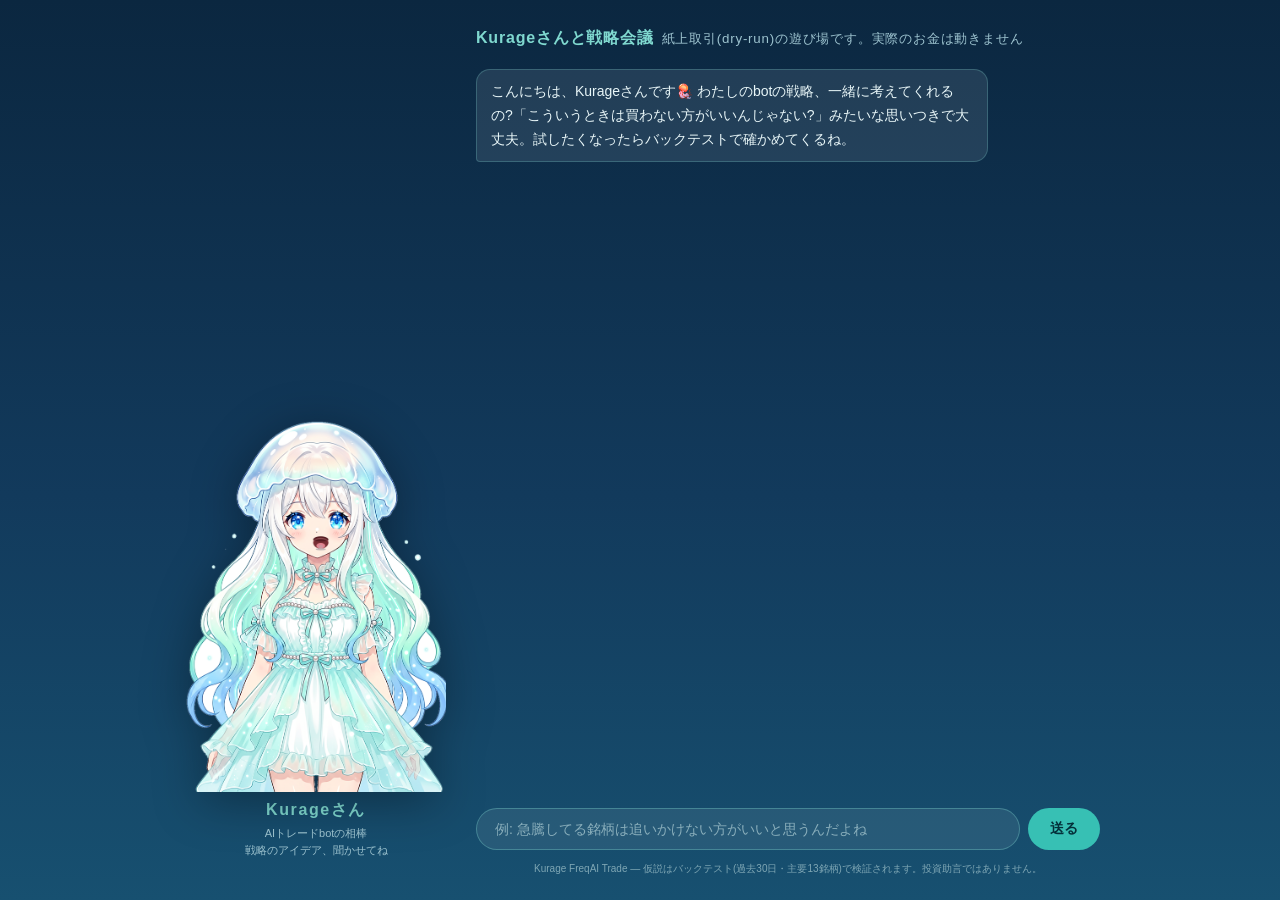
<file: kurage-chat/static/index.html>
<!doctype html>
<html lang="ja">
<head>
<meta charset="utf-8">
<meta name="viewport" content="width=device-width, initial-scale=1">
<title>Kurageさんと戦略会議 | Kurage FreqAI Trade</title>
<style>
:root { --ocean:#0b2740; --deep:#123a5c; --foam:#e8f6f8; --accent:#37c0b4; --accent2:#7fd8cf; }
* { box-sizing:border-box; margin:0; padding:0; }
body { font-family:"Hiragino Kaku Gothic ProN","Noto Sans JP",sans-serif;
  background:linear-gradient(180deg,#0b2740 0%,#123a5c 55%,#175070 100%);
  color:var(--foam); min-height:100vh; }
.wrap { max-width:960px; margin:0 auto; padding:16px; display:flex; gap:16px; height:100vh; }
.side { width:280px; flex-shrink:0; display:flex; flex-direction:column; align-items:center;
  justify-content:flex-end; padding-bottom:24px; }
.side img { width:100%; max-width:260px; filter:drop-shadow(0 8px 24px rgba(0,0,0,.35));
  animation:floaty 5s ease-in-out infinite; }
@keyframes floaty { 0%,100%{transform:translateY(0)} 50%{transform:translateY(-10px)} }
.side .name { margin-top:8px; font-weight:700; letter-spacing:.1em; color:var(--accent2); }
.side .sub { font-size:11px; color:#9dc3cf; margin-top:4px; text-align:center; line-height:1.6; }
.main { flex:1; display:flex; flex-direction:column; min-width:0; }
h1 { font-size:16px; padding:12px 4px; color:var(--accent2); letter-spacing:.05em; }
h1 small { color:#9dc3cf; font-weight:400; margin-left:8px; }
#log { flex:1; overflow-y:auto; padding:8px 4px; display:flex; flex-direction:column; gap:10px; }
.msg { max-width:82%; padding:10px 14px; border-radius:14px; line-height:1.7; font-size:14px;
  white-space:pre-wrap; word-break:break-word; }
.msg.user { align-self:flex-end; background:var(--accent); color:#04303a;
  border-bottom-right-radius:4px; }
.msg.kurage { align-self:flex-start; background:rgba(232,246,248,.10);
  border:1px solid rgba(127,216,207,.25); border-bottom-left-radius:4px; }
.msg.kurage.thinking::after { content:"…"; animation:blink 1s infinite; }
@keyframes blink { 50%{opacity:.2} }
.card { align-self:flex-start; background:rgba(9,32,50,.75); border:1px solid var(--accent);
  border-radius:12px; padding:12px 16px; font-size:13px; max-width:82%; }
.card b { color:var(--accent2); }
.card table { border-collapse:collapse; margin-top:6px; }
.card td { padding:2px 12px 2px 0; color:#cde9ee; }
.card .delta-pos { color:#7CFC9A; font-weight:700; }
.card .delta-neg { color:#ff9a8a; font-weight:700; }
.card .running { color:#ffd97f; }
form { display:flex; gap:8px; padding:12px 4px; }
input { flex:1; border:1px solid rgba(127,216,207,.35); background:rgba(232,246,248,.08);
  color:var(--foam); border-radius:22px; padding:12px 18px; font-size:14px; outline:none; }
input::placeholder { color:#89aebb; }
button { border:none; background:var(--accent); color:#04303a; font-weight:700;
  border-radius:22px; padding:0 22px; font-size:14px; cursor:pointer; }
button:disabled { opacity:.5; cursor:default; }
.disclaimer { font-size:10px; color:#7ea6b4; text-align:center; padding-bottom:8px; }
@media (max-width:700px){ .side{display:none} }
</style>
</head>
<body>
<div class="wrap">
  <div class="side">
    <img id="avatar" src="avatar/kurage_avatar_idle.png" alt="Kurageさん">
    <div class="name">Kurageさん</div>
    <div class="sub">AIトレードbotの相棒<br>戦略のアイデア、聞かせてね</div>
  </div>
  <div class="main">
    <h1>Kurageさんと戦略会議<small>紙上取引(dry-run)の遊び場です。実際のお金は動きません</small></h1>
    <div id="log"></div>
    <form id="f">
      <input id="inp" placeholder="例: 急騰してる銘柄は追いかけない方がいいと思うんだよね" autocomplete="off">
      <button id="send">送る</button>
    </form>
    <div class="disclaimer">Kurage FreqAI Trade — 仮説はバックテスト(過去30日・主要13銘柄)で検証されます。投資助言ではありません。</div>
  </div>
</div>
<script>
const log = document.getElementById('log');
const form = document.getElementById('f');
const inp = document.getElementById('inp');
const send = document.getElementById('send');
const avatar = document.getElementById('avatar');
const SID = localStorage.getItem('kurage_sid') ||
  (localStorage.setItem('kurage_sid', 'u' + Math.random().toString(36).slice(2, 10)),
   localStorage.getItem('kurage_sid'));

let talkTimer = null;
function talk(on) {
  clearInterval(talkTimer);
  if (!on) { avatar.src = 'avatar/kurage_avatar_idle.png'; return; }
  let open = false;
  talkTimer = setInterval(() => {
    open = !open;
    avatar.src = open ? 'avatar/kurage_avatar_talk_open.png' : 'avatar/kurage_avatar_talk_wide.png';
  }, 260);
}

function add(cls, text) {
  const d = document.createElement('div');
  d.className = 'msg ' + cls;
  d.textContent = text;
  log.appendChild(d);
  log.scrollTop = log.scrollHeight;
  return d;
}

function addCard(jobId) {
  const d = document.createElement('div');
  d.className = 'card';
  d.id = 'card-' + jobId;
  d.innerHTML = '<b>バックテスト実行中…</b><div class="running">数分かかります。学習が必要なときは10分くらい待ってね</div>';
  log.appendChild(d);
  log.scrollTop = log.scrollHeight;
}

function fmt(r) { return r ? `${r.trades}回 / ${r.profit_abs.toFixed(1)} USDT` : '-'; }

async function poll(jobId) {
  const card = document.getElementById('card-' + jobId);
  try {
    const r = await fetch(`api/job/${SID}/${jobId}`);
    const j = await r.json();
    if (j.status === 'done') {
      const cls = j.delta_usdt >= 0 ? 'delta-pos' : 'delta-neg';
      card.innerHTML = `<b>バックテスト結果</b><table>
        <tr><td>いつもの戦略</td><td>${fmt(j.baseline)}</td></tr>
        <tr><td>あなたの仮説</td><td>${fmt(j.result)}</td></tr>
        <tr><td>差分</td><td class="${cls}">${j.delta_usdt >= 0 ? '+' : ''}${j.delta_usdt} USDT</td></tr></table>`;
      if (j.kurage_says) { talk(true); add('kurage', j.kurage_says); setTimeout(() => talk(false), 2500); }
      return;
    }
    if (j.status === 'failed') {
      card.innerHTML = '<b>バックテスト失敗</b><div class="delta-neg">' + (j.error || '') + '</div>';
      if (j.kurage_says) add('kurage', j.kurage_says);
      return;
    }
  } catch (e) { /* 一時的な失敗はリトライ */ }
  setTimeout(() => poll(jobId), 10000);
}

form.addEventListener('submit', async (ev) => {
  ev.preventDefault();
  const text = inp.value.trim();
  if (!text) return;
  inp.value = '';
  send.disabled = true;
  add('user', text);
  const thinking = add('kurage thinking', '');
  talk(true);
  try {
    const r = await fetch('api/chat', {
      method: 'POST', headers: { 'Content-Type': 'application/json' },
      body: JSON.stringify({ session_id: SID, message: text })
    });
    const j = await r.json();
    thinking.classList.remove('thinking');
    thinking.textContent = j.reply || '(返事に失敗しちゃった、もう一回話しかけて)';
    if (j.job_id) { addCard(j.job_id); poll(j.job_id); }
  } catch (e) {
    thinking.classList.remove('thinking');
    thinking.textContent = '(通信エラーみたい。もう一回試してみて)';
  }
  talk(false);
  send.disabled = false;
  inp.focus();
});

talk(true);
add('kurage', 'こんにちは、Kurageさんです🪼 わたしのbotの戦略、一緒に考えてくれるの?「こういうときは買わない方がいいんじゃない?」みたいな思いつきで大丈夫。試したくなったらバックテストで確かめてくるね。');
setTimeout(() => talk(false), 2500);
inp.focus();
</script>
</body>
</html>
</file>
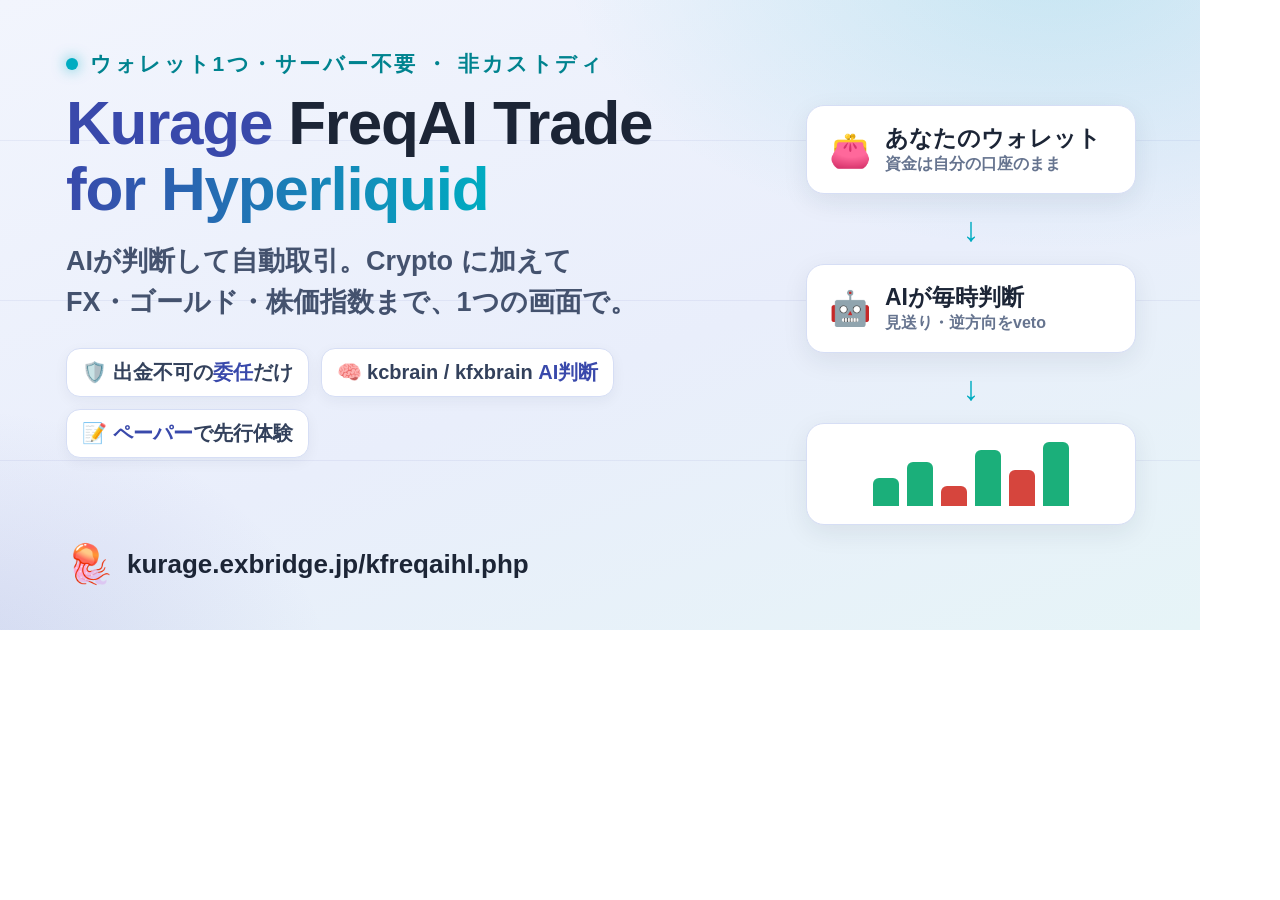
<file: assets-src/ogp_kfreqaihl.html>
<!doctype html><html lang="ja"><head><meta charset="utf-8"><style>
  * { margin:0; padding:0; box-sizing:border-box; }
  .stage {
    position:relative; width:1200px; height:630px; overflow:hidden;
    font-family:"Noto Sans CJK JP","Noto Sans JP",sans-serif; color:#1c2536;
    background:
      radial-gradient(820px 480px at 88% -6%, rgba(0,172,193,.16), transparent 60%),
      radial-gradient(700px 520px at -4% 110%, rgba(57,73,171,.14), transparent 55%),
      linear-gradient(160deg, #f2f5fd 0%, #e9eefb 55%, #e6f4f7 100%);
  }
  .grid-line { position:absolute; left:0; right:0; height:1px; background:rgba(57,73,171,.07); }
  .left { position:absolute; left:66px; top:50px; width:740px; }
  .eyebrow { display:inline-flex; align-items:center; gap:12px; font-size:21px; font-weight:800;
    letter-spacing:.12em; color:#00838f; text-transform:uppercase; }
  .eyebrow .dot { width:12px; height:12px; border-radius:50%; background:#00acc1; box-shadow:0 0 14px rgba(0,172,193,.7); }
  h1 { font-size:62px; line-height:1.06; font-weight:900; letter-spacing:-.02em; margin:12px 0 0; color:#1c2536; }
  h1 .k { color:#3949ab; }
  h1 .hl { background:linear-gradient(90deg,#3949ab,#00acc1); -webkit-background-clip:text; background-clip:text; color:transparent; }
  .sub { font-size:27px; font-weight:700; color:#44526e; margin-top:20px; line-height:1.5; }
  .chips { display:flex; gap:12px; margin-top:26px; flex-wrap:wrap; }
  .chip { background:#fff; border:1.5px solid #d6def5; border-radius:14px; padding:10px 15px;
    font-size:20px; font-weight:800; color:#33415c; box-shadow:0 4px 14px rgba(28,37,54,.05); }
  .chip b { color:#3949ab; }
  .foot { position:absolute; left:66px; bottom:44px; display:flex; align-items:center; gap:14px; font-size:26px; color:#44526e; }
  .foot .jelly { font-size:38px; }
  .foot .url { font-weight:800; color:#1c2536; }
  /* 右：ウォレット→AI判断→チャートの縦フロー */
  .right { position:absolute; right:64px; top:0; bottom:0; width:330px;
    display:flex; flex-direction:column; align-items:center; justify-content:center; gap:18px; }
  .node { width:100%; background:#fff; border:1.5px solid #d6def5; border-radius:18px; padding:18px 22px;
    box-shadow:0 8px 26px rgba(28,37,54,.08); display:flex; align-items:center; gap:14px; }
  .node .ic { font-size:34px; }
  .node .t { font-size:23px; font-weight:800; color:#1c2536; line-height:1.3; }
  .node .s { font-size:16px; font-weight:600; color:#66748f; }
  .arrow { font-size:34px; color:#00acc1; line-height:1; }
  .updown { display:flex; gap:8px; align-items:flex-end; height:64px; }
  .bar { width:26px; border-radius:6px 6px 0 0; }
</style></head>
<body>
  <div class="stage">
    <div class="grid-line" style="top:140px"></div><div class="grid-line" style="top:300px"></div><div class="grid-line" style="top:460px"></div>
    <div class="left">
      <span class="eyebrow"><span class="dot"></span>ウォレット1つ・サーバー不要 ・ 非カストディ</span>
      <h1><span class="k">Kurage</span> FreqAI Trade<br><span class="hl">for Hyperliquid</span></h1>
      <div class="sub">AIが判断して自動取引。Crypto に加えて<br>FX・ゴールド・株価指数まで、1つの画面で。</div>
      <div class="chips">
        <div class="chip">🛡️ 出金不可の<b>委任</b>だけ</div>
        <div class="chip">🧠 kcbrain / kfxbrain <b>AI判断</b></div>
        <div class="chip">📝 <b>ペーパー</b>で先行体験</div>
      </div>
    </div>
    <div class="foot"><span class="jelly">🪼</span><span class="url">kurage.exbridge.jp/kfreqaihl.php</span></div>
    <div class="right">
      <div class="node"><span class="ic">👛</span><div><div class="t">あなたのウォレット</div><div class="s">資金は自分の口座のまま</div></div></div>
      <div class="arrow">↓</div>
      <div class="node"><span class="ic">🤖</span><div><div class="t">AIが毎時判断</div><div class="s">見送り・逆方向をveto</div></div></div>
      <div class="arrow">↓</div>
      <div class="node" style="justify-content:center">
        <div class="updown">
          <div class="bar" style="height:28px;background:#1baf7a"></div>
          <div class="bar" style="height:44px;background:#1baf7a"></div>
          <div class="bar" style="height:20px;background:#d6453d"></div>
          <div class="bar" style="height:56px;background:#1baf7a"></div>
          <div class="bar" style="height:36px;background:#d6453d"></div>
          <div class="bar" style="height:64px;background:#1baf7a"></div>
        </div>
      </div>
    </div>
  </div>
</body></html>
</file>
